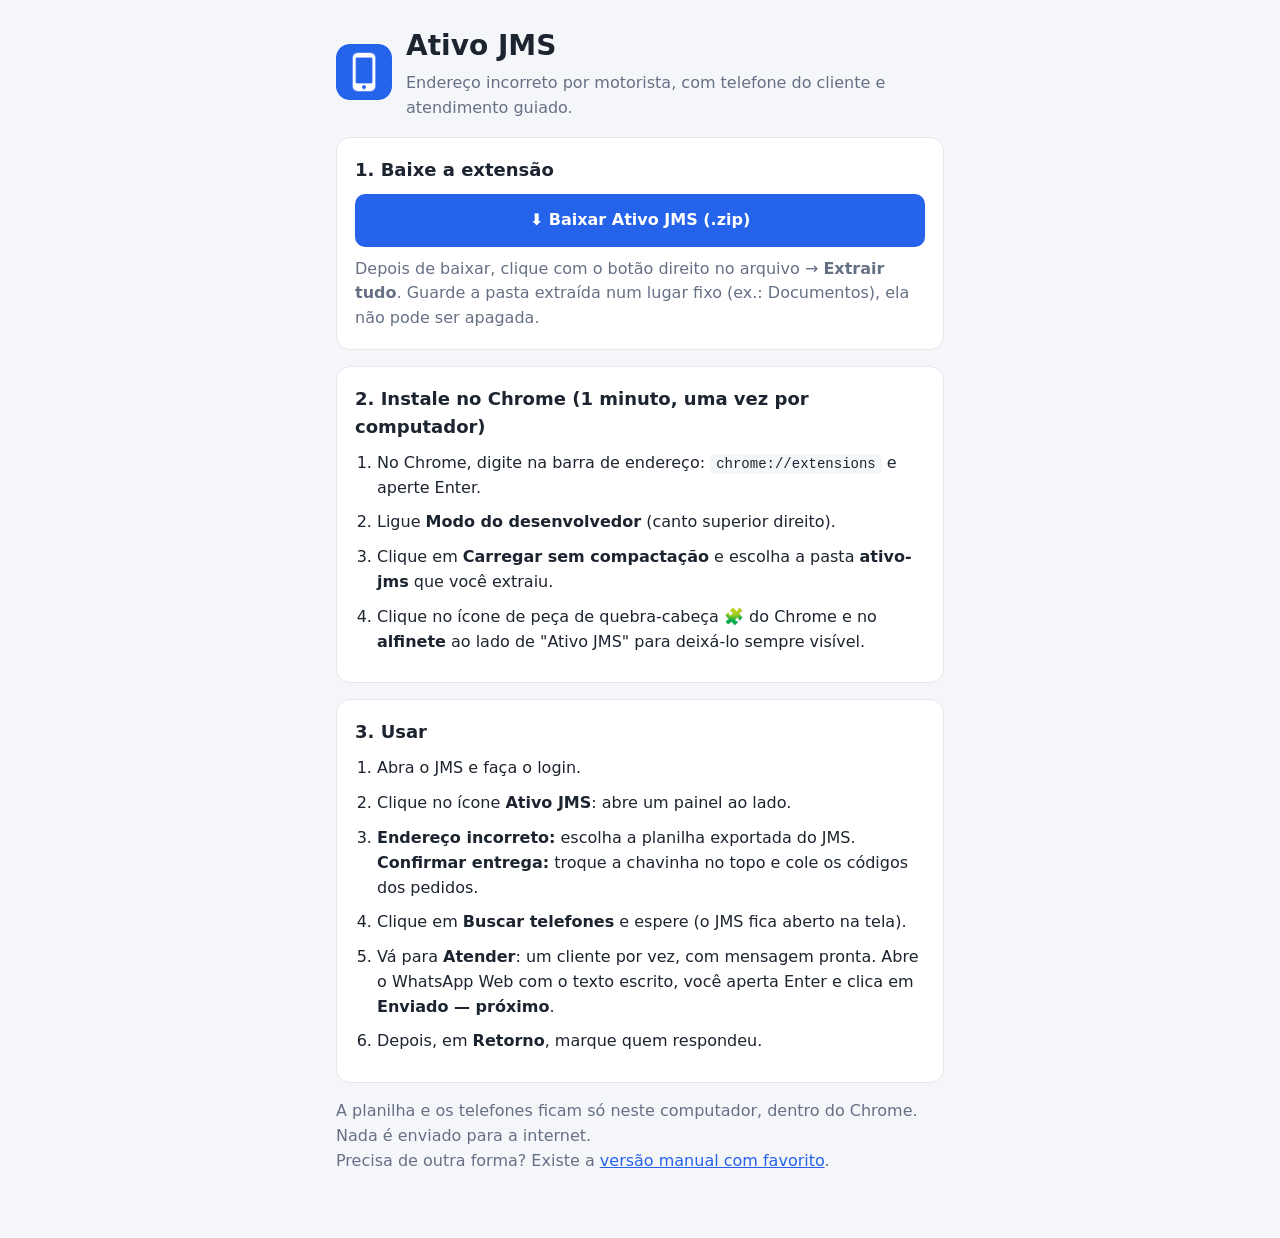
<file: index.html>
<!doctype html>
<html lang="pt-BR">
<head>
<meta charset="UTF-8" />
<meta name="viewport" content="width=device-width, initial-scale=1.0" />
<title>Ativo JMS · Instalar</title>
<link rel="icon" href="extensao/icons/48.png" />
<style>
:root{--bg:#f4f6fa;--card:#fff;--tx:#1c2430;--mut:#667085;--bd:#e4e7ec;--ac:#2563eb;--ac2:#1d4ed8}
@media(prefers-color-scheme:dark){:root{--bg:#12161c;--card:#1b212a;--tx:#e8ecf1;--mut:#98a2b3;--bd:#2c3542;--ac:#5b8def;--ac2:#7aa2f7}}
*{box-sizing:border-box}
body{margin:0;background:var(--bg);color:var(--tx);font:16px/1.55 system-ui,sans-serif}
main{max-width:640px;margin:0 auto;padding:24px 16px 48px}
h1{font-size:28px;margin:0 0 4px}h2{font-size:18px;margin:0 0 10px}
.mut{color:var(--mut)}
.card{background:var(--card);border:1px solid var(--bd);border-radius:14px;padding:18px;margin:16px 0}
.btn{display:block;text-align:center;background:var(--ac);color:#fff;text-decoration:none;font-weight:700;padding:14px;border-radius:10px}
.btn:hover{background:var(--ac2)}
ol{padding-left:22px;margin:0}li{margin-bottom:10px}
code{background:var(--bg);padding:2px 6px;border-radius:5px;font-size:14px;user-select:all}
.hero{display:flex;gap:14px;align-items:center;margin-bottom:8px}.hero img{width:56px;height:56px;border-radius:14px}
a{color:var(--ac)}
</style>
</head>
<body>
<main>
  <div class="hero"><img src="extensao/icons/128.png" alt="" /><div><h1>Ativo JMS</h1><div class="mut">Endereço incorreto por motorista, com telefone do cliente e atendimento guiado.</div></div></div>

  <div class="card">
    <h2>1. Baixe a extensão</h2>
    <a class="btn" href="ativo-jms-extensao.zip" download>⬇ Baixar Ativo JMS (.zip)</a>
    <p class="mut" style="margin:10px 0 0">Depois de baixar, clique com o botão direito no arquivo → <b>Extrair tudo</b>. Guarde a pasta extraída num lugar fixo (ex.: Documentos), ela não pode ser apagada.</p>
  </div>

  <div class="card">
    <h2>2. Instale no Chrome (1 minuto, uma vez por computador)</h2>
    <ol>
      <li>No Chrome, digite na barra de endereço: <code>chrome://extensions</code> e aperte Enter.</li>
      <li>Ligue <b>Modo do desenvolvedor</b> (canto superior direito).</li>
      <li>Clique em <b>Carregar sem compactação</b> e escolha a pasta <b>ativo-jms</b> que você extraiu.</li>
      <li>Clique no ícone de peça de quebra-cabeça 🧩 do Chrome e no <b>alfinete</b> ao lado de "Ativo JMS" para deixá-lo sempre visível.</li>
    </ol>
  </div>

  <div class="card">
    <h2>3. Usar</h2>
    <ol>
      <li>Abra o JMS e faça o login.</li>
      <li>Clique no ícone <b>Ativo JMS</b>: abre um painel ao lado.</li>
      <li><b>Endereço incorreto:</b> escolha a planilha exportada do JMS. <b>Confirmar entrega:</b> troque a chavinha no topo e cole os códigos dos pedidos.</li>
      <li>Clique em <b>Buscar telefones</b> e espere (o JMS fica aberto na tela).</li>
      <li>Vá para <b>Atender</b>: um cliente por vez, com mensagem pronta. Abre o WhatsApp Web com o texto escrito, você aperta Enter e clica em <b>Enviado — próximo</b>.</li>
      <li>Depois, em <b>Retorno</b>, marque quem respondeu.</li>
    </ol>
  </div>

  <p class="mut">A planilha e os telefones ficam só neste computador, dentro do Chrome. Nada é enviado para a internet.<br>
  Precisa de outra forma? Existe a <a href="manual/">versão manual com favorito</a>.</p>
</main>
</body>
</html>
</file>
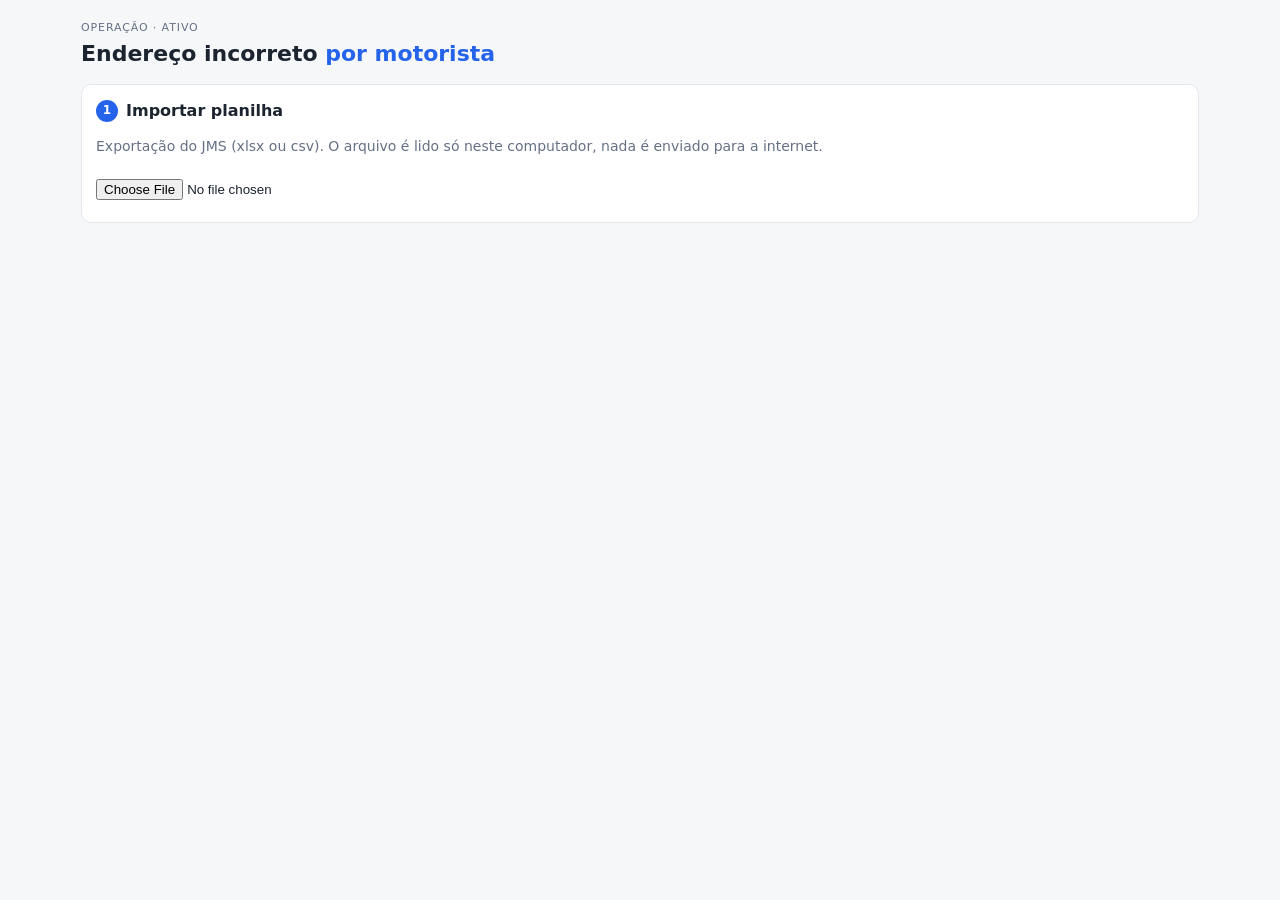
<file: manual/index.html>
<!doctype html>
<html lang="pt-BR">
<head>
<meta charset="UTF-8" />
<meta name="viewport" content="width=device-width, initial-scale=1.0" />
<title>Ativo · Endereço incorreto</title>
<link rel="icon" href="data:image/svg+xml,<svg xmlns=%22http://www.w3.org/2000/svg%22 viewBox=%220 0 100 100%22><text y=%22.9em%22 font-size=%2290%22>📞</text></svg>" />
<link rel="stylesheet" href="styles.css" />
</head>
<body>
<main>
  <header class="top">
    <div>
      <span class="eyebrow">Operação · Ativo</span>
      <h1>Endereço incorreto <span class="accent">por motorista</span></h1>
    </div>
    <button class="btn ghost danger" id="btnReset" hidden>Limpar tudo</button>
  </header>

  <section class="card" id="step1">
    <h2><span class="n">1</span> Importar planilha</h2>
    <p class="mut">Exportação do JMS (xlsx ou csv). O arquivo é lido só neste computador, nada é enviado para a internet.</p>
    <input type="file" id="file" accept=".xlsx,.xls,.csv" />
    <div id="fileInfo" class="mut"></div>
  </section>

  <section id="painel" hidden>
    <div class="stats" id="stats"></div>

    <section class="card">
      <h2>Ranking de ofensores</h2>
      <table id="rank"></table>
    </section>

    <section class="card">
      <h2><span class="n">2</span> Buscar telefones no JMS</h2>
      <ol class="steps">
        <li><b>Uma vez por computador:</b> arraste este botão para a barra de favoritos do Chrome →
          <a id="bookmarklet" class="bm" href="#">📞 Ativo JMS</a>
          <span class="mut">(se a barra estiver oculta: Ctrl+Shift+B)</span></li>
        <li><button class="btn" id="btnCopiar">Copiar códigos pendentes (<span id="qtdPend">0</span>)</button></li>
        <li>No JMS, abra <b>Operação → Rastreamento do pacote</b> e clique no favorito <b>Ativo JMS</b>. Cole os códigos e clique <b>Iniciar</b>.</li>
        <li>Ao terminar, clique <b>Copiar resultado</b> e cole aqui:
          <textarea id="colar" placeholder="Cole aqui o resultado copiado do JMS"></textarea>
          <button class="btn" id="btnImportar">Importar resultado</button>
          <span id="importInfo" class="mut"></span></li>
      </ol>
    </section>

    <section class="card">
      <h2><span class="n">3</span> Mensagem padrão</h2>
      <p class="mut">Variáveis: <code>{primeiro_nome}</code> <code>{codigo}</code> <code>{endereco}</code> <code>{bairro}</code> <code>{cidade}</code></p>
      <textarea id="modelo" rows="4"></textarea>
    </section>

    <section class="card">
      <div class="bar">
        <h2><span class="n">4</span> Lista por motorista</h2>
        <div class="actions">
          <input id="q" placeholder="Filtrar: código, cliente, telefone, motorista…" />
          <select id="fStatus">
            <option value="">Todos</option>
            <option value="ok">Com telefone</option>
            <option value="sem">Sem telefone / erro</option>
            <option value="pend">Não consultados</option>
            <option value="aviso">Verificar telefone</option>
            <option value="feito">Já enviados</option>
          </select>
          <button class="btn" id="btnExcel">Exportar Excel</button>
        </div>
      </div>
      <div id="lista"></div>
    </section>
  </section>
</main>
<div id="toast" class="toast"></div>
<script src="vendor/xlsx.full.min.js"></script>
<script src="bookmarklet.js"></script>
<script src="app.js"></script>
</body>
</html>
</file>
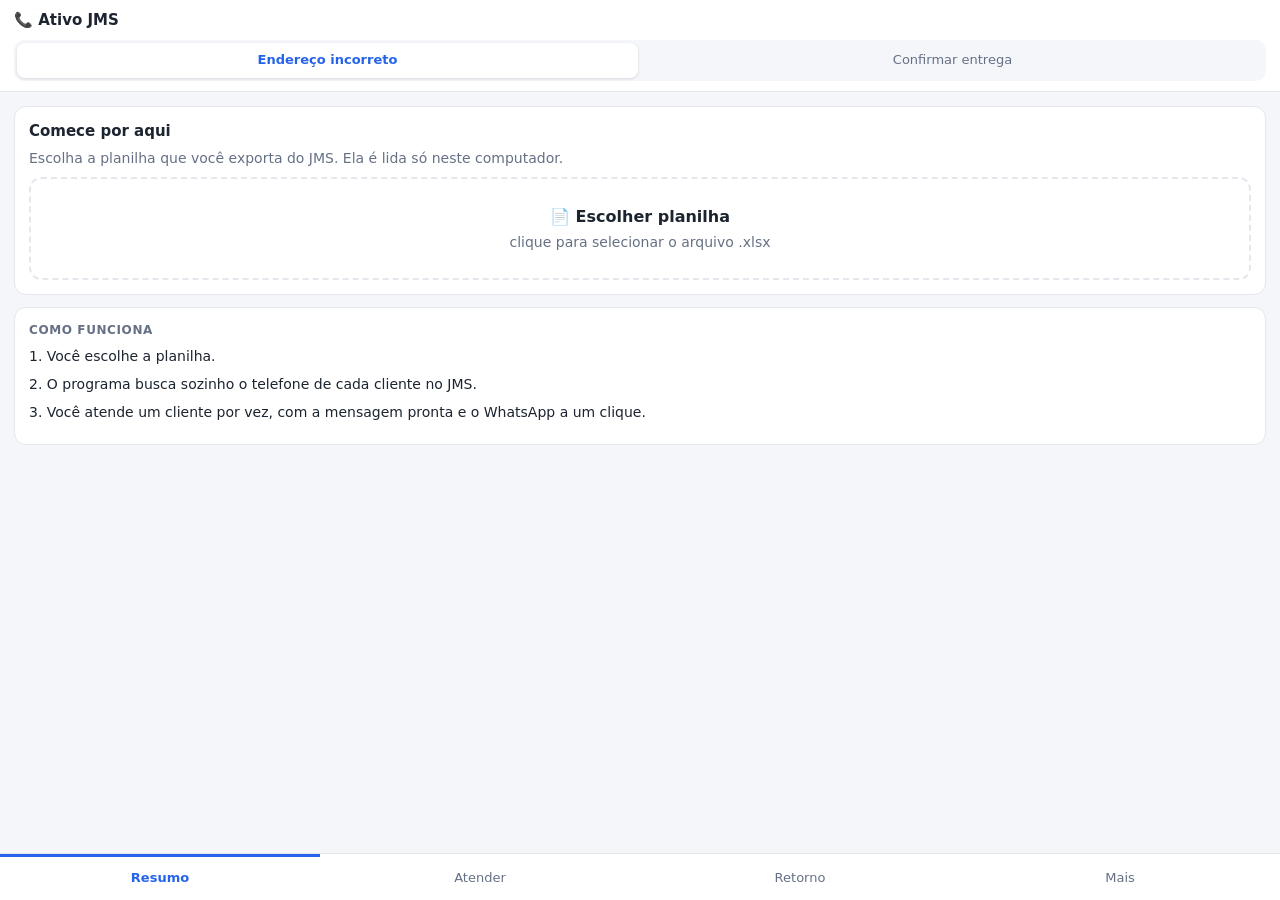
<file: extensao/painel.html>
<!doctype html>
<html lang="pt-BR">
<head>
<meta charset="UTF-8" />
<meta name="viewport" content="width=device-width, initial-scale=1.0" />
<title>Ativo JMS</title>
<link rel="stylesheet" href="painel.css" />
</head>
<body>
<header class="topo">
  <div class="marca">📞 Ativo JMS</div>
  <div class="modos" id="modos">
    <button data-modo="endereco" class="on">Endereço incorreto</button>
    <button data-modo="confirmacao">Confirmar entrega</button>
  </div>
</header>

<main id="tela"></main>

<nav class="abas" id="abas">
  <button data-aba="resumo" class="on">Resumo</button>
  <button data-aba="atender">Atender <span id="badgeFila" class="badge" hidden></span></button>
  <button data-aba="retorno">Retorno</button>
  <button data-aba="mais">Mais</button>
</nav>

<div id="toast" class="toast"></div>
<script src="vendor/xlsx.full.min.js"></script>
<script src="jms-pagina.js"></script>
<script src="painel.js"></script>
</body>
</html>
</file>
<file: manual/styles.css>
:root{--bg:#f6f7f9;--card:#fff;--tx:#1c2430;--mut:#667085;--bd:#e4e7ec;--ac:#2563eb;--ok:#15803d;--er:#b42318;--warn:#b45309}
@media(prefers-color-scheme:dark){:root{--bg:#12161c;--card:#1b212a;--tx:#e8ecf1;--mut:#98a2b3;--bd:#2c3542;--ac:#5b8def;--ok:#4ade80;--er:#f87171;--warn:#fbbf24}}
*{box-sizing:border-box}
body{margin:0;background:var(--bg);color:var(--tx);font:14px/1.45 system-ui,sans-serif}
main{max-width:1150px;margin:0 auto;padding:16px}
h1{font-size:22px;margin:2px 0 0}h2{font-size:16px;margin:0 0 8px;display:flex;align-items:center;gap:8px}
.eyebrow{font-size:11px;text-transform:uppercase;letter-spacing:.08em;color:var(--mut)}
.accent{color:var(--ac)}
.top{display:flex;justify-content:space-between;align-items:flex-end;margin-bottom:14px}
.card{background:var(--card);border:1px solid var(--bd);border-radius:10px;padding:14px;margin-bottom:14px}
.n{background:var(--ac);color:#fff;border-radius:50%;width:22px;height:22px;display:inline-grid;place-items:center;font-size:12px}
.mut{color:var(--mut)}.ok{color:var(--ok)}.er{color:var(--er)}.warn{color:var(--warn)}
code{background:var(--bg);padding:1px 5px;border-radius:4px;font-size:12px}
.stats{display:grid;grid-template-columns:repeat(auto-fit,minmax(140px,1fr));gap:10px;margin-bottom:14px}
.stat{background:var(--card);border:1px solid var(--bd);border-radius:10px;padding:10px 14px}
.stat b{display:block;font-size:24px}.stat span{color:var(--mut);font-size:12px}
table{width:100%;border-collapse:collapse}
td,th{padding:6px 8px;border-bottom:1px solid var(--bd);text-align:left;vertical-align:top}
th{color:var(--mut);font-weight:600;font-size:12px}
.meter{height:8px;background:var(--ac);border-radius:4px;min-width:2px}
.btn{background:var(--ac);color:#fff;border:1px solid var(--ac);border-radius:6px;padding:7px 12px;cursor:pointer;font-size:13px}
.btn.ghost{background:transparent;color:var(--ac)}
.btn.danger{color:var(--er);border-color:var(--er)}
.mini{background:transparent;color:var(--ac);border:1px solid var(--bd);border-radius:6px;padding:3px 8px;cursor:pointer;font-size:12px;margin:0 3px 3px 0}
.mini:hover{border-color:var(--ac)}
textarea,input[type=text],input:not([type]),select{width:100%;padding:8px 10px;border:1px solid var(--bd);border-radius:6px;background:var(--card);color:var(--tx);font:inherit}
textarea{margin:6px 0;min-height:70px;resize:vertical}
input[type=file]{padding:8px 0}
.steps{padding-left:20px;margin:0}.steps li{margin-bottom:12px}
.bm{display:inline-block;background:var(--ac);color:#fff;padding:5px 12px;border-radius:16px;text-decoration:none;cursor:grab;font-weight:600}
.bar{display:flex;justify-content:space-between;gap:10px;flex-wrap:wrap;align-items:center;margin-bottom:8px}
.actions{display:flex;gap:8px;flex-wrap:wrap;flex:1;justify-content:flex-end}
.actions input{max-width:320px}.actions select{width:auto}
details.drv{border:1px solid var(--bd);border-radius:8px;margin-bottom:10px}
details.drv>summary{cursor:pointer;padding:10px 12px;display:flex;justify-content:space-between;gap:8px;font-weight:600}
.wrap{overflow-x:auto;padding:0 8px 8px}
tr.feito{opacity:.45}
.toast{position:fixed;bottom:18px;left:50%;transform:translateX(-50%);background:#101828;color:#fff;padding:8px 16px;border-radius:8px;opacity:0;transition:opacity .2s;pointer-events:none}
.toast.show{opacity:1}
@media(max-width:700px){.top{flex-direction:column;align-items:flex-start;gap:8px}}
</file>
<file: extensao/painel.css>
:root{--bg:#f4f6fa;--card:#fff;--tx:#1c2430;--mut:#667085;--bd:#e4e7ec;--ac:#2563eb;--ac2:#1d4ed8;--wa:#16a34a;--wa2:#15803d;--ok:#15803d;--er:#b42318;--warn:#b45309;--warnbg:#fef3c7}
@media(prefers-color-scheme:dark){:root{--bg:#12161c;--card:#1b212a;--tx:#e8ecf1;--mut:#98a2b3;--bd:#2c3542;--ac:#5b8def;--ac2:#7aa2f7;--wa:#22c55e;--wa2:#4ade80;--ok:#4ade80;--er:#f87171;--warn:#fbbf24;--warnbg:#3a2f10}}
*{box-sizing:border-box}
html,body{height:100%}
body{margin:0;background:var(--bg);color:var(--tx);font:14px/1.45 system-ui,sans-serif;display:flex;flex-direction:column}
.topo{padding:10px 14px;background:var(--card);border-bottom:1px solid var(--bd)}
.marca{font-weight:700;font-size:15px}.marca span{font-weight:400;color:var(--mut)}
main{flex:1;overflow-y:auto;padding:14px}
.abas{display:flex;background:var(--card);border-top:1px solid var(--bd)}
.abas button{flex:1;background:none;border:0;padding:12px 4px;font:inherit;color:var(--mut);cursor:pointer;border-top:3px solid transparent}
.abas button.on{color:var(--ac);font-weight:600;border-top-color:var(--ac)}
.badge{background:var(--ac);color:#fff;border-radius:10px;padding:0 7px;font-size:11px;margin-left:3px}
.card{background:var(--card);border:1px solid var(--bd);border-radius:12px;padding:14px;margin-bottom:12px}
h2{font-size:15px;margin:0 0 6px}
h3{font-size:12px;margin:0 0 6px;color:var(--mut);text-transform:uppercase;letter-spacing:.05em}
p{margin:0 0 8px}
.mut{color:var(--mut)}.ok{color:var(--ok)}.er{color:var(--er)}
.btn{display:block;width:100%;padding:13px 14px;border:1px solid var(--ac);background:var(--ac);color:#fff;border-radius:10px;font:inherit;font-weight:600;font-size:15px;cursor:pointer;text-align:center;text-decoration:none}
.btn:hover{background:var(--ac2)}
.btn:disabled{opacity:.5;cursor:not-allowed}
.btn.wa{background:var(--wa);border-color:var(--wa)}.btn.wa:hover{background:var(--wa2)}
.btn.sec{background:transparent;color:var(--ac)}
.btn.sec:hover{background:transparent;border-color:var(--ac2)}
.btn.perigo{background:transparent;color:var(--er);border-color:var(--er)}
.btn.peq{padding:8px 10px;font-size:13px;font-weight:500}
.linha{display:flex;gap:8px}.linha>*{flex:1}
.gap{height:8px}
.upload{border:2px dashed var(--bd);border-radius:12px;padding:26px 14px;text-align:center;cursor:pointer;display:block}
.upload:hover{border-color:var(--ac)}
.upload b{display:block;font-size:16px;margin-bottom:4px}
.upload input{display:none}
.grid{display:grid;grid-template-columns:1fr 1fr;gap:8px;margin-bottom:12px}
.stat{background:var(--card);border:1px solid var(--bd);border-radius:12px;padding:10px 12px}
.stat b{display:block;font-size:24px;line-height:1.1}.stat span{color:var(--mut);font-size:12px}
.rank{width:100%;border-collapse:collapse}
.rank td{padding:6px 2px;border-bottom:1px solid var(--bd);vertical-align:middle}
.rank tr:last-child td{border-bottom:0}
.pos{width:22px;color:var(--mut)}
.bar{height:6px;background:var(--bd);border-radius:3px;margin-top:4px}
.bar i{display:block;height:100%;background:var(--ac);border-radius:3px}
.prog{height:10px;background:var(--bd);border-radius:5px;overflow:hidden;margin:8px 0}
.prog i{display:block;height:100%;background:var(--ac);transition:width .3s}
.aviso{background:var(--warnbg);color:var(--warn);border-radius:8px;padding:8px 10px;margin:8px 0;font-size:13px}
.erro{background:#fee4e2;color:var(--er);border-radius:8px;padding:8px 10px;margin:8px 0;font-size:13px}
@media(prefers-color-scheme:dark){.erro{background:#3b1512}}
.cli{font-size:20px;font-weight:700;line-height:1.2;margin:2px 0 6px}
.tel{font-size:22px;font-weight:700;color:var(--ac);margin:2px 0}
.end{margin:6px 0}
.msg{background:var(--bg);border:1px solid var(--bd);border-radius:8px;padding:10px;font-size:13px;white-space:pre-wrap;margin:8px 0}
.pill{display:inline-block;background:var(--bg);border:1px solid var(--bd);border-radius:999px;padding:1px 9px;font-size:12px;color:var(--mut)}
.nav{display:flex;justify-content:space-between;align-items:center;margin-bottom:10px;color:var(--mut);font-size:13px}
.nav button{background:none;border:0;color:var(--ac);font:inherit;cursor:pointer;padding:4px}
textarea{width:100%;min-height:130px;padding:8px 10px;border:1px solid var(--bd);border-radius:8px;background:var(--card);color:var(--tx);font:inherit;resize:vertical}
code{background:var(--bg);padding:1px 5px;border-radius:4px;font-size:12px}
.item{padding:8px 0;border-bottom:1px solid var(--bd)}.item:last-child{border-bottom:0}
.vazio{text-align:center;padding:30px 10px}.vazio .g{font-size:38px}
.toast{position:fixed;bottom:64px;left:50%;transform:translateX(-50%);background:#101828;color:#fff;padding:8px 16px;border-radius:8px;opacity:0;transition:opacity .2s;pointer-events:none;z-index:9;white-space:nowrap}
.toast.show{opacity:1}
details summary{cursor:pointer;color:var(--ac);padding:4px 0}
.warn{color:var(--warn)}
.modos{display:flex;gap:4px;margin-top:8px;background:var(--bg);border-radius:10px;padding:3px}
.modos button{flex:1;border:0;background:transparent;color:var(--mut);padding:8px 6px;border-radius:8px;font:inherit;font-size:13px;cursor:pointer}
.modos button.on{background:var(--card);color:var(--ac);font-weight:600;box-shadow:0 1px 3px rgba(0,0,0,.12)}
textarea.colar{min-height:140px;margin:6px 0;font:12px ui-monospace,monospace}
.selmot{width:100%;padding:10px;margin-bottom:10px;border:1px solid var(--bd);border-radius:10px;background:var(--card);color:var(--tx);font:inherit}
.pill.loja{background:#fff7ed;color:#c2410c;border-color:#fed7aa;font-weight:600}
@media(prefers-color-scheme:dark){.pill.loja{background:#3a2412;color:#fdba74;border-color:#7c3a12}}
details.drv{background:var(--card);border:1px solid var(--bd);border-radius:12px;margin-bottom:10px}
details.drv>summary{cursor:pointer;padding:12px 14px;display:flex;justify-content:space-between;gap:8px;font-weight:600;color:var(--tx)}
.drvbody{padding:0 14px 12px}
.chips{display:flex;flex-wrap:wrap;gap:4px 10px;font-size:13px;margin-bottom:8px}
.tag{display:inline-block;background:var(--bg);border:1px solid var(--bd);border-radius:6px;padding:0 7px;font-size:12px;margin:2px 0}
.acoes{display:flex;flex-wrap:wrap;gap:4px;margin-top:4px}
.mini{background:transparent;color:var(--ac);border:1px solid var(--bd);border-radius:6px;padding:4px 8px;cursor:pointer;font-size:12px;font-family:inherit}
.mini.sel{background:var(--ac);color:#fff;border-color:var(--ac)}
.abas button{font-size:13px}
.busca{position:sticky;top:-14px;z-index:5;box-shadow:0 4px 10px rgba(0,0,0,.08)}
.cab{display:flex;justify-content:space-between;align-items:center;margin-bottom:4px}.cab h3{margin:0}
.link{background:none;border:0;color:var(--ac);font:inherit;cursor:pointer;padding:2px}
.link:disabled{opacity:.4;cursor:not-allowed}
.mrow{display:flex;gap:10px;align-items:center;padding:9px 2px;border-bottom:1px solid var(--bd);cursor:pointer}
.mrow:last-of-type{border-bottom:0}
.mrow input{width:20px;height:20px;flex:none;accent-color:var(--ac)}
.mnome{flex:1;min-width:0}.mnome .bar{display:block}
.mnum{text-align:right;white-space:nowrap;font-size:13px;line-height:1.3}
</file>
